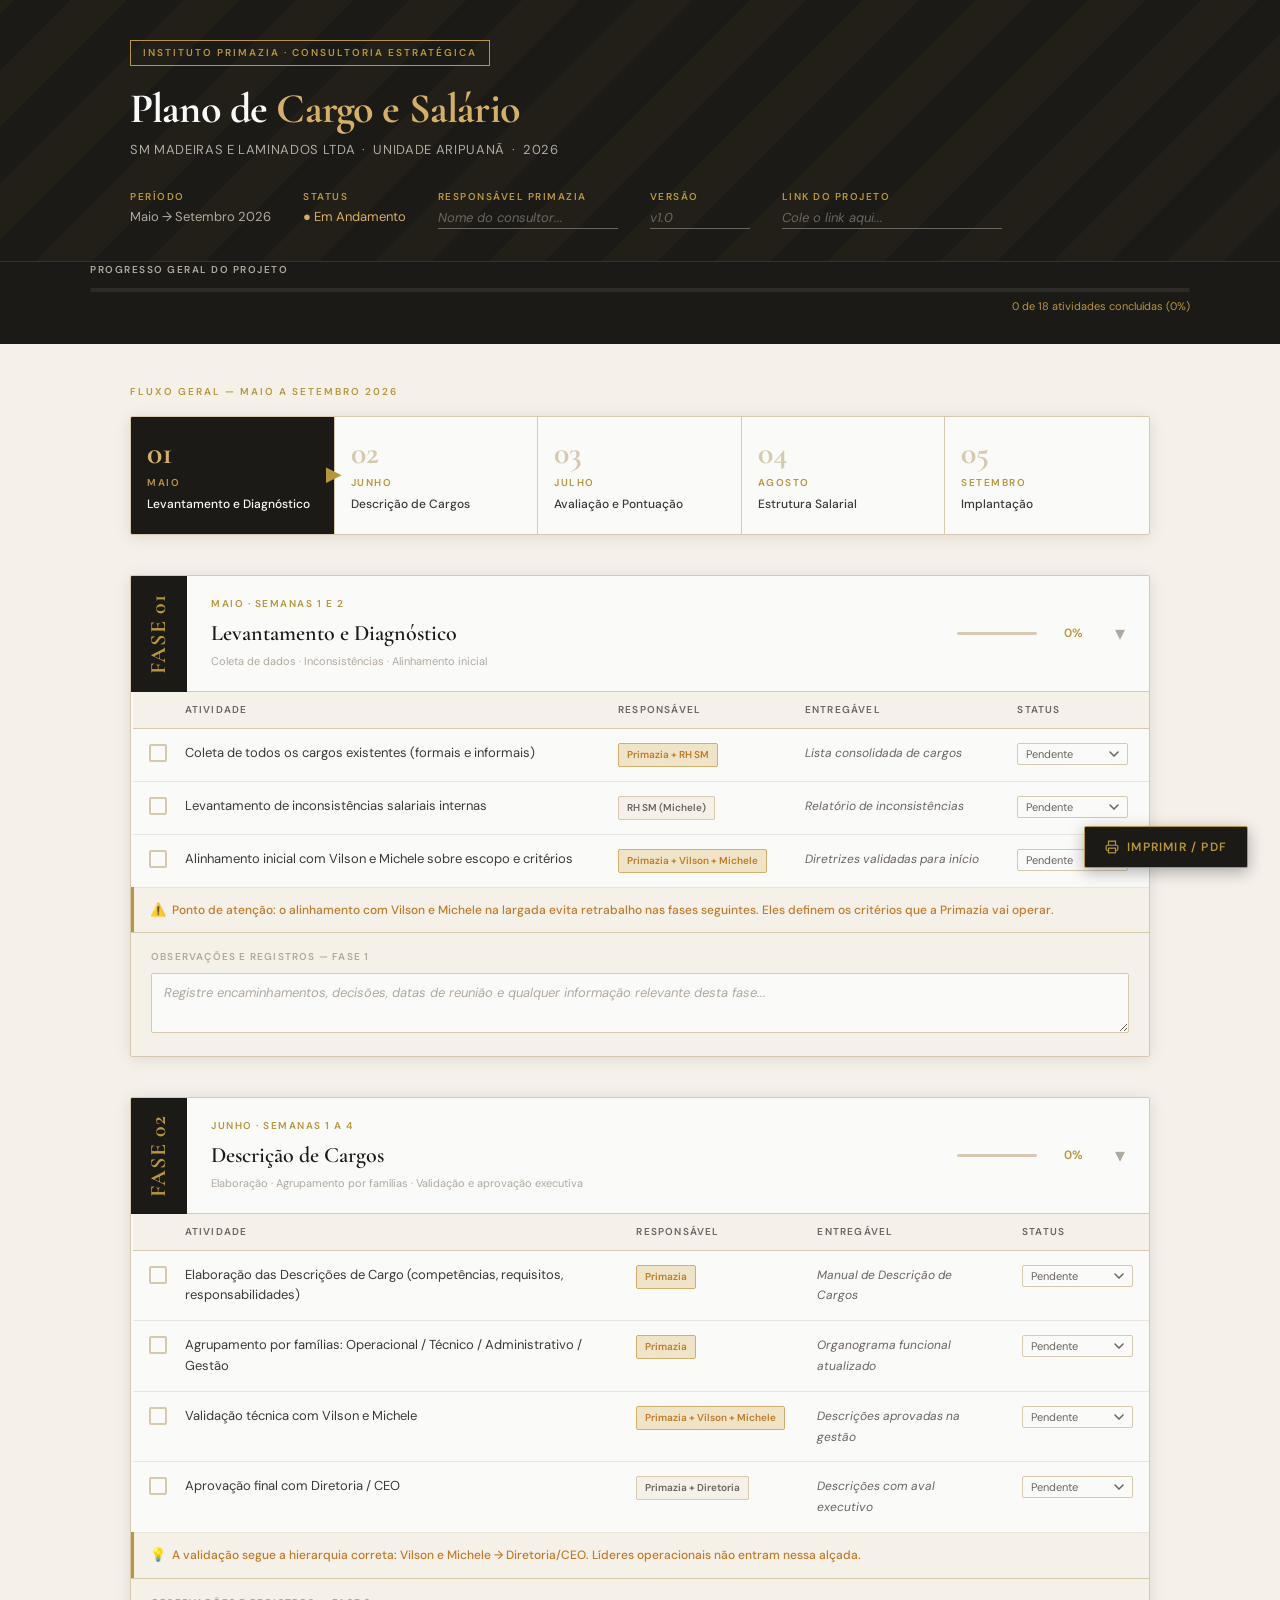
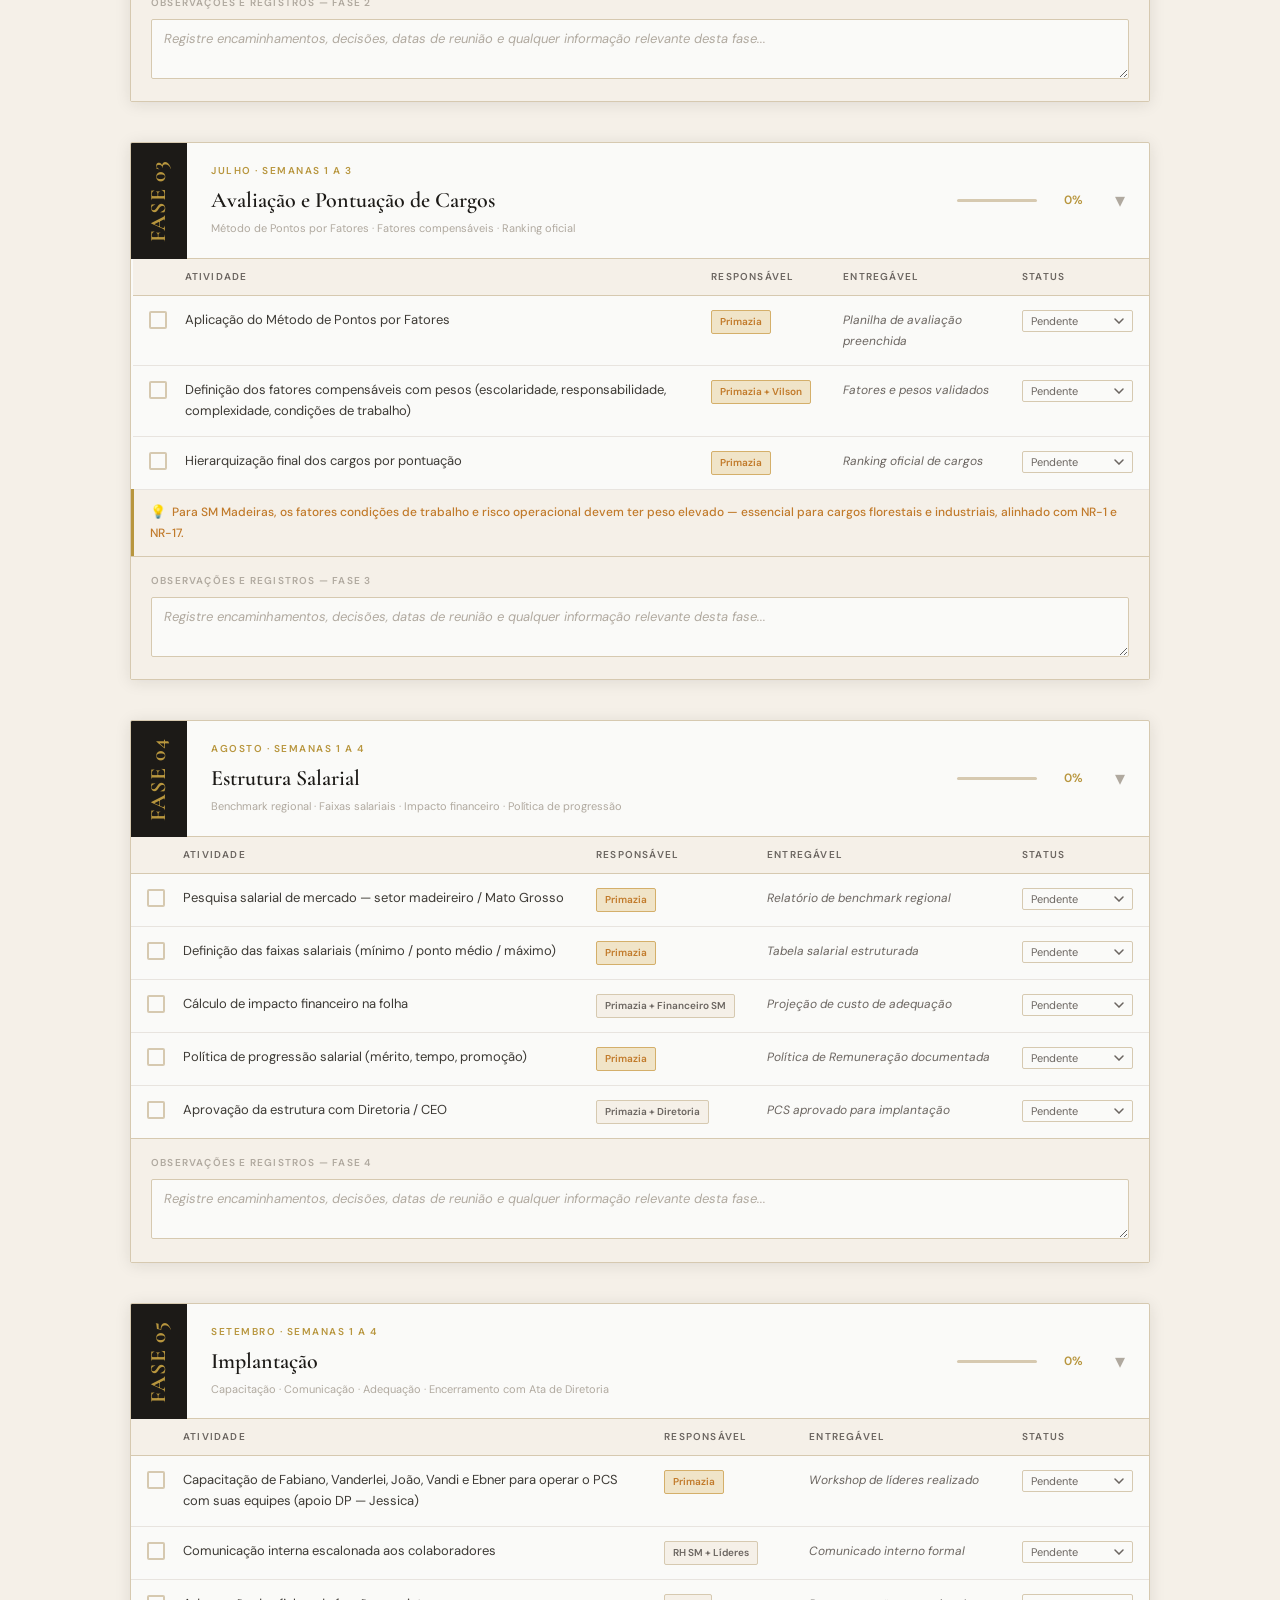
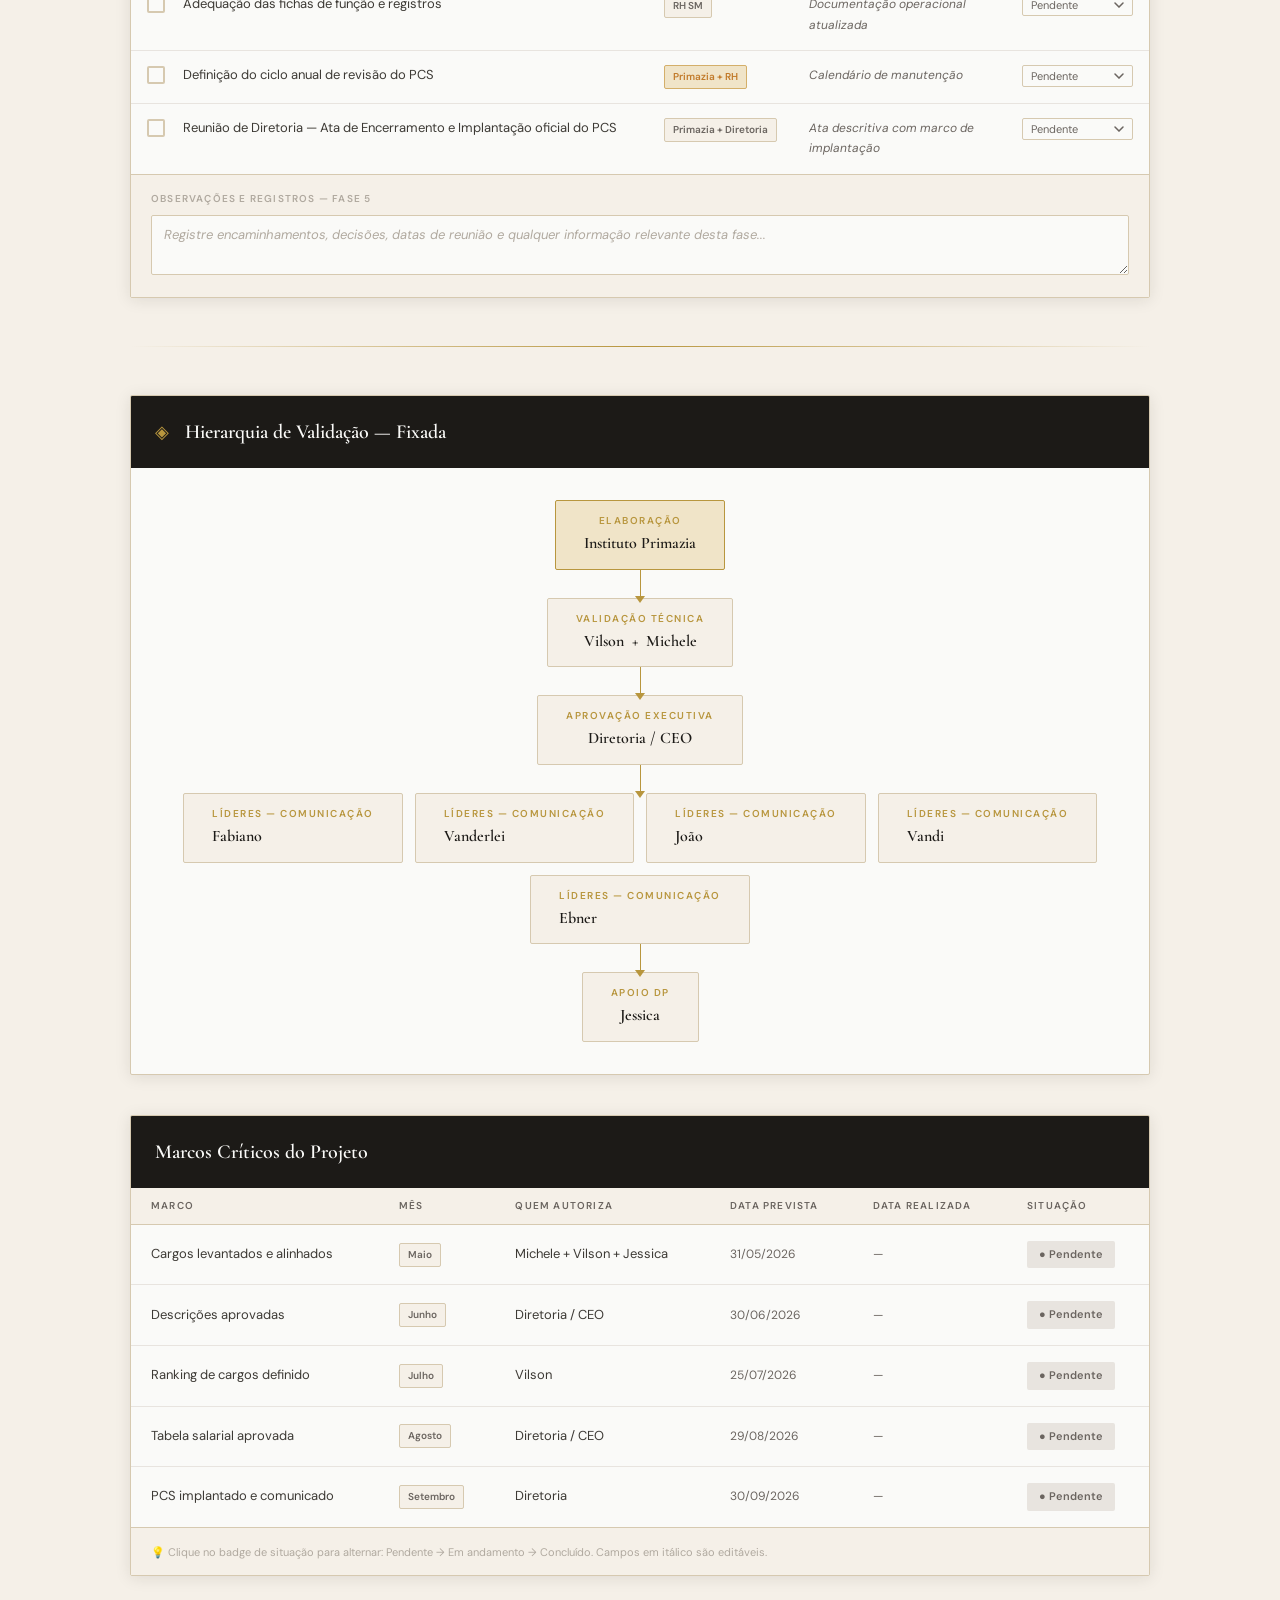
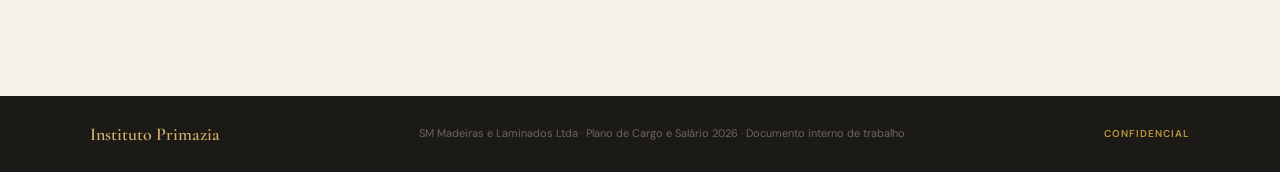
<file: PCS_SM_Madeiras_2026.html>
<!DOCTYPE html>
<html lang="pt-BR">
<head>
<meta charset="UTF-8">
<meta name="viewport" content="width=device-width, initial-scale=1.0">
<title>PCS — SM Madeiras 2026 | Instituto Primazia</title>
<link href="https://fonts.googleapis.com/css2?family=Cormorant+Garamond:wght@400;500;600;700&family=DM+Sans:wght@300;400;500;600&display=swap" rel="stylesheet">
<style>
  :root {
    --gold: #B8963E;
    --gold-light: #D4AF6A;
    --gold-pale: #F0E4C8;
    --beige: #F5F0E8;
    --beige-mid: #EDE5D5;
    --beige-dark: #D6C9B0;
    --gray-900: #1C1A17;
    --gray-700: #3D3A35;
    --gray-500: #6B6560;
    --gray-300: #B0A99F;
    --gray-100: #E8E4DF;
    --white: #FAFAF8;
    --green-ok: #4A7C59;
    --amber: #C17A2A;
    --shadow: 0 2px 16px rgba(28,26,23,0.10);
  }

  * { box-sizing: border-box; margin: 0; padding: 0; }

  body {
    font-family: 'DM Sans', sans-serif;
    background: var(--beige);
    color: var(--gray-700);
    min-height: 100vh;
    font-size: 14px;
    line-height: 1.6;
  }

  /* HEADER */
  .header {
    background: var(--gray-900);
    position: relative;
    overflow: hidden;
  }
  .header::before {
    content: '';
    position: absolute;
    inset: 0;
    background: repeating-linear-gradient(
      -45deg, transparent, transparent 40px,
      rgba(184,150,62,0.04) 40px, rgba(184,150,62,0.04) 80px
    );
  }
  .header-inner {
    max-width: 1100px;
    margin: 0 auto;
    padding: 40px 40px 32px;
    position: relative;
  }
  .header-badge {
    display: inline-block;
    font-size: 10px;
    font-weight: 600;
    letter-spacing: 0.2em;
    text-transform: uppercase;
    color: var(--gold);
    border: 1px solid var(--gold);
    padding: 4px 12px;
    margin-bottom: 20px;
  }
  .header h1 {
    font-family: 'Cormorant Garamond', serif;
    font-size: 42px;
    font-weight: 700;
    color: var(--white);
    letter-spacing: -0.02em;
    line-height: 1.1;
    margin-bottom: 8px;
  }
  .header h1 span { color: var(--gold-light); }
  .header-sub {
    font-size: 13px;
    color: var(--gray-300);
    letter-spacing: 0.05em;
    margin-bottom: 28px;
  }
  .header-meta {
    display: flex;
    gap: 32px;
    flex-wrap: wrap;
  }
  .meta-item { display: flex; flex-direction: column; gap: 2px; }
  .meta-label {
    font-size: 10px;
    font-weight: 600;
    letter-spacing: 0.15em;
    text-transform: uppercase;
    color: var(--gold);
  }
  .meta-value { font-size: 13px; color: var(--gray-300); }
  .meta-input {
    background: transparent;
    border: none;
    border-bottom: 1px solid var(--gray-500);
    color: var(--gray-300);
    font-family: 'DM Sans', sans-serif;
    font-size: 13px;
    outline: none;
    width: 180px;
    padding: 2px 0;
    cursor: text;
  }
  .meta-input:focus { border-bottom-color: var(--gold); color: var(--white); }
  .meta-input::placeholder { color: var(--gray-500); font-style: italic; }

  /* PROGRESS */
  .progress-section {
    background: var(--gray-900);
    border-top: 1px solid rgba(184,150,62,0.2);
    padding: 0 40px 28px;
  }
  .progress-inner { max-width: 1100px; margin: 0 auto; }
  .progress-label {
    font-size: 10px; font-weight: 600;
    letter-spacing: 0.15em; text-transform: uppercase;
    color: var(--gray-300); margin-bottom: 10px;
  }
  .progress-bar-track {
    height: 4px; background: rgba(255,255,255,0.08);
    border-radius: 2px; overflow: hidden;
  }
  .progress-bar-fill {
    height: 100%;
    background: linear-gradient(90deg, var(--gold), var(--gold-light));
    border-radius: 2px; transition: width 0.5s ease;
  }
  .progress-count {
    font-size: 11px; color: var(--gold); margin-top: 6px; text-align: right;
  }

  /* TIMELINE */
  .timeline-section {
    max-width: 1100px; margin: 0 auto; padding: 40px 40px 0;
  }
  .section-eyebrow {
    font-size: 10px; font-weight: 600; letter-spacing: 0.2em;
    text-transform: uppercase; color: var(--gold); margin-bottom: 16px;
  }
  .timeline {
    display: grid; grid-template-columns: repeat(5, 1fr);
    background: var(--white); border: 1px solid var(--beige-dark);
    border-radius: 2px; overflow: hidden; box-shadow: var(--shadow);
  }
  .timeline-phase {
    padding: 20px 16px; border-right: 1px solid var(--beige-dark);
    cursor: pointer; transition: background 0.2s; position: relative;
  }
  .timeline-phase:last-child { border-right: none; }
  .timeline-phase:hover { background: var(--beige); }
  .timeline-phase.active { background: var(--gray-900); }
  .timeline-phase.active .tl-month { color: var(--gold); }
  .timeline-phase.active .tl-title { color: var(--white); }
  .timeline-phase.active .tl-num { color: var(--gold-light); }
  .tl-num {
    font-family: 'Cormorant Garamond', serif;
    font-size: 32px; font-weight: 700; color: var(--beige-dark);
    line-height: 1; margin-bottom: 6px; transition: color 0.2s;
  }
  .tl-month {
    font-size: 10px; font-weight: 600; letter-spacing: 0.15em;
    text-transform: uppercase; color: var(--gold); margin-bottom: 4px;
  }
  .tl-title { font-size: 12px; font-weight: 500; color: var(--gray-700); transition: color 0.2s; }
  .tl-arrow {
    position: absolute; right: -8px; top: 50%; transform: translateY(-50%);
    width: 16px; height: 16px; background: var(--gold);
    clip-path: polygon(0 0, 100% 50%, 0 100%); z-index: 1; display: none;
  }
  .timeline-phase.active .tl-arrow { display: block; }

  /* MAIN */
  .main { max-width: 1100px; margin: 0 auto; padding: 40px 40px 80px; }

  /* PHASE BLOCK */
  .phase-block {
    margin-bottom: 40px; background: var(--white);
    border: 1px solid var(--beige-dark); border-radius: 2px;
    box-shadow: var(--shadow); overflow: hidden; transition: box-shadow 0.2s;
  }
  .phase-block:hover { box-shadow: 0 4px 24px rgba(28,26,23,0.13); }
  .phase-header {
    display: flex; align-items: stretch; cursor: pointer; user-select: none;
  }
  .phase-num-col {
    background: var(--gray-900); width: 56px;
    display: flex; align-items: center; justify-content: center; flex-shrink: 0;
  }
  .phase-num-text {
    font-family: 'Cormorant Garamond', serif; font-size: 22px; font-weight: 700;
    color: var(--gold); writing-mode: vertical-rl; transform: rotate(180deg); letter-spacing: 0.05em;
  }
  .phase-title-col {
    flex: 1; padding: 20px 24px;
    display: flex; align-items: center; justify-content: space-between;
    border-bottom: 1px solid var(--beige-dark);
  }
  .phase-tag {
    font-size: 10px; font-weight: 600; letter-spacing: 0.15em;
    text-transform: uppercase; color: var(--gold); margin-bottom: 4px;
  }
  .phase-name {
    font-family: 'Cormorant Garamond', serif; font-size: 22px;
    font-weight: 600; color: var(--gray-900);
  }
  .phase-period { font-size: 11px; color: var(--gray-300); margin-top: 2px; }
  .phase-toggle { font-size: 20px; color: var(--gray-300); transition: transform 0.3s; margin-left: 16px; }
  .phase-block.collapsed .phase-toggle { transform: rotate(-90deg); }
  .phase-progress-mini { display: flex; align-items: center; gap: 10px; margin-left: 24px; }
  .phase-pct { font-size: 12px; font-weight: 600; color: var(--gold); min-width: 36px; text-align: right; }
  .mini-track { width: 80px; height: 3px; background: var(--beige-dark); border-radius: 2px; overflow: hidden; }
  .mini-fill { height: 100%; background: var(--gold); border-radius: 2px; transition: width 0.4s; }
  .phase-body { display: block; }
  .phase-block.collapsed .phase-body { display: none; }

  /* TABLE */
  .task-table { width: 100%; border-collapse: collapse; }
  .task-table thead tr { background: var(--beige); border-bottom: 1px solid var(--beige-dark); }
  .task-table thead th {
    padding: 10px 16px; font-size: 10px; font-weight: 600;
    letter-spacing: 0.12em; text-transform: uppercase; color: var(--gray-500); text-align: left;
  }
  .task-table tbody tr { border-bottom: 1px solid var(--gray-100); transition: background 0.15s; }
  .task-table tbody tr:last-child { border-bottom: none; }
  .task-table tbody tr:hover { background: var(--beige); }
  .task-table tbody tr.done { opacity: 0.55; }
  .task-table tbody tr.done td { text-decoration: line-through; text-decoration-color: var(--gold); }
  .task-table td { padding: 14px 16px; vertical-align: top; font-size: 13px; color: var(--gray-700); }
  .task-table td:first-child { width: 36px; padding-right: 0; }

  /* CHECKBOX */
  .task-check {
    appearance: none; -webkit-appearance: none;
    width: 18px; height: 18px; border: 2px solid var(--beige-dark);
    border-radius: 2px; cursor: pointer; background: var(--white);
    position: relative; transition: border-color 0.2s, background 0.2s; display: block; margin-top: 1px;
  }
  .task-check:checked { background: var(--gold); border-color: var(--gold); }
  .task-check:checked::after {
    content: ''; position: absolute; left: 4px; top: 1px;
    width: 6px; height: 10px; border: 2px solid white;
    border-top: none; border-left: none; transform: rotate(45deg);
  }

  /* BADGES */
  .resp-badge {
    display: inline-block; font-size: 10px; font-weight: 600;
    padding: 3px 8px; border-radius: 2px; background: var(--beige);
    color: var(--gray-500); border: 1px solid var(--beige-dark); white-space: nowrap;
  }
  .resp-badge.primazia { background: var(--gold-pale); color: var(--amber); border-color: var(--gold-light); }
  .entregavel-text { font-size: 12px; color: var(--gray-500); font-style: italic; }

  /* OBS ROW */
  .obs-row { background: var(--beige) !important; border-left: 3px solid var(--gold) !important; }
  .obs-row td { padding: 12px 16px !important; text-decoration: none !important; }
  .obs-text { font-size: 12px; color: var(--amber); font-weight: 500; }

  /* STATUS SELECT */
  .status-select {
    appearance: none; background: var(--white); border: 1px solid var(--beige-dark);
    border-radius: 2px; padding: 3px 24px 3px 8px; font-family: 'DM Sans', sans-serif;
    font-size: 11px; color: var(--gray-700); cursor: pointer; outline: none;
    background-image: url("data:image/svg+xml,%3Csvg width='10' height='6' viewBox='0 0 10 6' fill='none' xmlns='http://www.w3.org/2000/svg'%3E%3Cpath d='M1 1L5 5L9 1' stroke='%236B6560' stroke-width='1.5' stroke-linecap='round'/%3E%3C/svg%3E");
    background-repeat: no-repeat; background-position: right 8px center; transition: border-color 0.2s;
  }
  .status-select.s-pendente { color: var(--gray-500); }
  .status-select.s-andamento { color: var(--amber); border-color: var(--gold-light); }
  .status-select.s-concluido { color: var(--green-ok); border-color: var(--green-ok); }

  /* NOTES */
  .notes-area { padding: 16px 20px; border-top: 1px solid var(--beige-dark); background: var(--beige); }
  .notes-label { font-size: 10px; font-weight: 600; letter-spacing: 0.12em; text-transform: uppercase; color: var(--gray-300); margin-bottom: 8px; }
  .notes-input {
    width: 100%; min-height: 60px; background: var(--white); border: 1px solid var(--beige-dark);
    border-radius: 2px; padding: 10px 12px; font-family: 'DM Sans', sans-serif;
    font-size: 13px; color: var(--gray-700); resize: vertical; outline: none; transition: border-color 0.2s;
  }
  .notes-input:focus { border-color: var(--gold); }
  .notes-input::placeholder { color: var(--gray-300); font-style: italic; }

  /* HIERARCHY */
  .hier-section {
    margin-bottom: 40px; background: var(--white);
    border: 1px solid var(--beige-dark); border-radius: 2px; box-shadow: var(--shadow); overflow: hidden;
  }
  .hier-header {
    background: var(--gray-900); padding: 20px 24px; display: flex; align-items: center; gap: 16px;
  }
  .hier-title { font-family: 'Cormorant Garamond', serif; font-size: 20px; font-weight: 600; color: var(--white); }
  .hier-body { padding: 32px 40px; display: flex; flex-direction: column; align-items: center; }
  .hier-node { text-align: center; }
  .hier-card {
    display: inline-block; padding: 12px 28px; border: 1px solid var(--beige-dark);
    border-radius: 2px; background: var(--beige);
  }
  .hier-card.top { border-color: var(--gold); background: var(--gold-pale); }
  .hier-role { font-size: 10px; font-weight: 600; letter-spacing: 0.15em; text-transform: uppercase; color: var(--gold); margin-bottom: 2px; }
  .hier-name { font-family: 'Cormorant Garamond', serif; font-size: 16px; font-weight: 600; color: var(--gray-900); }
  .hier-arrow {
    width: 1px; height: 28px; background: var(--gold); margin: 0 auto; position: relative;
  }
  .hier-arrow::after {
    content: ''; position: absolute; bottom: -5px; left: 50%; transform: translateX(-50%);
    width: 0; height: 0; border-left: 5px solid transparent;
    border-right: 5px solid transparent; border-top: 7px solid var(--gold);
  }
  .hier-multi { display: flex; gap: 12px; flex-wrap: wrap; justify-content: center; }

  /* MARCOS */
  .marcos-section {
    margin-bottom: 40px; background: var(--white);
    border: 1px solid var(--beige-dark); border-radius: 2px; box-shadow: var(--shadow); overflow: hidden;
  }
  .marcos-header { background: var(--gray-900); padding: 20px 24px; }
  .marcos-title { font-family: 'Cormorant Garamond', serif; font-size: 20px; font-weight: 600; color: var(--white); }
  .marcos-table { width: 100%; border-collapse: collapse; }
  .marcos-table thead tr { background: var(--beige); border-bottom: 1px solid var(--beige-dark); }
  .marcos-table thead th {
    padding: 10px 20px; font-size: 10px; font-weight: 600;
    letter-spacing: 0.12em; text-transform: uppercase; color: var(--gray-500); text-align: left;
  }
  .marcos-table tbody tr { border-bottom: 1px solid var(--gray-100); transition: background 0.15s; }
  .marcos-table tbody tr:last-child { border-bottom: none; }
  .marcos-table tbody tr:hover { background: var(--beige); }
  .marcos-table td { padding: 16px 20px; font-size: 13px; color: var(--gray-700); vertical-align: middle; }
  .marco-badge {
    display: inline-flex; align-items: center; gap: 6px; padding: 5px 12px;
    border-radius: 2px; font-size: 11px; font-weight: 600; cursor: pointer;
    user-select: none; transition: all 0.2s;
  }
  .marco-badge.pendente { background: var(--gray-100); color: var(--gray-500); }
  .marco-badge.andamento { background: #FEF3CD; color: var(--amber); }
  .marco-badge.concluido { background: #E8F4EC; color: var(--green-ok); }

  /* DIVIDER */
  .divider {
    height: 1px;
    background: linear-gradient(90deg, transparent, var(--gold), transparent);
    margin: 48px 0;
  }

  /* FOOTER */
  .footer { background: var(--gray-900); padding: 24px 40px; }
  .footer-inner {
    max-width: 1100px; margin: 0 auto;
    display: flex; align-items: center; justify-content: space-between; flex-wrap: wrap; gap: 12px;
  }
  .footer-logo { font-family: 'Cormorant Garamond', serif; font-size: 18px; color: var(--gold-light); font-weight: 600; }
  .footer-copy { font-size: 11px; color: var(--gray-500); }

  /* PRINT BTN */
  .print-btn {
    position: fixed; bottom: 32px; right: 32px; background: var(--gray-900);
    color: var(--gold); border: 1px solid var(--gold); padding: 12px 20px;
    font-family: 'DM Sans', sans-serif; font-size: 12px; font-weight: 600;
    letter-spacing: 0.1em; text-transform: uppercase; cursor: pointer;
    display: flex; align-items: center; gap: 8px; transition: background 0.2s;
    border-radius: 2px; box-shadow: 0 4px 16px rgba(0,0,0,0.3);
  }
  .print-btn:hover { background: var(--gold); color: var(--gray-900); }

  /* SAVE */
  .save-indicator {
    position: fixed; top: 16px; right: 16px; background: var(--gray-900);
    color: var(--gold); font-size: 11px; font-weight: 500; padding: 6px 14px;
    border-radius: 2px; opacity: 0; transition: opacity 0.3s; pointer-events: none;
    border: 1px solid var(--gold);
  }
  .save-indicator.show { opacity: 1; }

  [contenteditable] { outline: none; border-bottom: 1px dashed transparent; transition: border-color 0.2s; cursor: text; }
  [contenteditable]:hover { border-bottom-color: var(--gold-light); }
  [contenteditable]:focus { border-bottom-color: var(--gold); }

  @media print {
    .print-btn, .save-indicator { display: none !important; }
    .phase-block.collapsed .phase-body { display: block !important; }
    body { background: white; }
  }
</style>
</head>
<body>

<div class="save-indicator" id="saveIndicator">✓ Salvo automaticamente</div>

<!-- HEADER -->
<div class="header">
  <div class="header-inner">
    <div class="header-badge">Instituto Primazia · Consultoria Estratégica</div>
    <h1>Plano de <span>Cargo e Salário</span></h1>
    <div class="header-sub">SM MADEIRAS E LAMINADOS LTDA &nbsp;·&nbsp; UNIDADE ARIPUANÃ &nbsp;·&nbsp; 2026</div>
    <div class="header-meta">
      <div class="meta-item">
        <span class="meta-label">Período</span>
        <span class="meta-value">Maio → Setembro 2026</span>
      </div>
      <div class="meta-item">
        <span class="meta-label">Status</span>
        <span class="meta-value" style="color:var(--gold-light)">● Em Andamento</span>
      </div>
      <div class="meta-item">
        <span class="meta-label">Responsável Primazia</span>
        <input class="meta-input" id="resp-primazia" placeholder="Nome do consultor..." />
      </div>
      <div class="meta-item">
        <span class="meta-label">Versão</span>
        <input class="meta-input" id="doc-versao" placeholder="v1.0" style="width:100px" />
      </div>
      <div class="meta-item">
        <span class="meta-label">Link do Projeto</span>
        <input class="meta-input" id="doc-link" placeholder="Cole o link aqui..." style="width:220px" />
      </div>
    </div>
  </div>
</div>

<!-- PROGRESS -->
<div class="progress-section">
  <div class="progress-inner">
    <div class="progress-label">Progresso Geral do Projeto</div>
    <div class="progress-bar-track">
      <div class="progress-bar-fill" id="globalProgress" style="width:0%"></div>
    </div>
    <div class="progress-count" id="globalCount">0 de 18 atividades concluídas</div>
  </div>
</div>

<!-- TIMELINE -->
<div class="timeline-section">
  <div class="section-eyebrow">Fluxo Geral — Maio a Setembro 2026</div>
  <div class="timeline">
    <div class="timeline-phase active" onclick="scrollToPhase(1)">
      <div class="tl-num">01</div>
      <div class="tl-month">Maio</div>
      <div class="tl-title">Levantamento e Diagnóstico</div>
      <div class="tl-arrow"></div>
    </div>
    <div class="timeline-phase" onclick="scrollToPhase(2)">
      <div class="tl-num">02</div>
      <div class="tl-month">Junho</div>
      <div class="tl-title">Descrição de Cargos</div>
      <div class="tl-arrow"></div>
    </div>
    <div class="timeline-phase" onclick="scrollToPhase(3)">
      <div class="tl-num">03</div>
      <div class="tl-month">Julho</div>
      <div class="tl-title">Avaliação e Pontuação</div>
      <div class="tl-arrow"></div>
    </div>
    <div class="timeline-phase" onclick="scrollToPhase(4)">
      <div class="tl-num">04</div>
      <div class="tl-month">Agosto</div>
      <div class="tl-title">Estrutura Salarial</div>
      <div class="tl-arrow"></div>
    </div>
    <div class="timeline-phase" onclick="scrollToPhase(5)">
      <div class="tl-num">05</div>
      <div class="tl-month">Setembro</div>
      <div class="tl-title">Implantação</div>
    </div>
  </div>
</div>

<!-- MAIN -->
<div class="main">

  <!-- FASE 1 -->
  <div class="phase-block" id="phase-1">
    <div class="phase-header" onclick="togglePhase(1)">
      <div class="phase-num-col"><span class="phase-num-text">FASE 01</span></div>
      <div class="phase-title-col">
        <div>
          <div class="phase-tag">Maio · Semanas 1 e 2</div>
          <div class="phase-name">Levantamento e Diagnóstico</div>
          <div class="phase-period">Coleta de dados · Inconsistências · Alinhamento inicial</div>
        </div>
        <div style="display:flex;align-items:center;gap:16px">
          <div class="phase-progress-mini">
            <div class="mini-track"><div class="mini-fill" id="p1-fill" style="width:0%"></div></div>
            <span class="phase-pct" id="p1-pct">0%</span>
          </div>
          <span class="phase-toggle">▾</span>
        </div>
      </div>
    </div>
    <div class="phase-body">
      <table class="task-table">
        <thead><tr><th></th><th>Atividade</th><th>Responsável</th><th>Entregável</th><th>Status</th></tr></thead>
        <tbody>
          <tr>
            <td><input type="checkbox" class="task-check" data-phase="1" onchange="handleCheck(this)"></td>
            <td contenteditable>Coleta de todos os cargos existentes (formais e informais)</td>
            <td><span class="resp-badge primazia">Primazia + RH SM</span></td>
            <td><span class="entregavel-text" contenteditable>Lista consolidada de cargos</span></td>
            <td><select class="status-select s-pendente" onchange="updateStatusStyle(this)"><option value="pendente">Pendente</option><option value="andamento">Em andamento</option><option value="concluido">Concluído</option></select></td>
          </tr>
          <tr>
            <td><input type="checkbox" class="task-check" data-phase="1" onchange="handleCheck(this)"></td>
            <td contenteditable>Levantamento de inconsistências salariais internas</td>
            <td><span class="resp-badge">RH SM (Michele)</span></td>
            <td><span class="entregavel-text" contenteditable>Relatório de inconsistências</span></td>
            <td><select class="status-select s-pendente" onchange="updateStatusStyle(this)"><option value="pendente">Pendente</option><option value="andamento">Em andamento</option><option value="concluido">Concluído</option></select></td>
          </tr>
          <tr>
            <td><input type="checkbox" class="task-check" data-phase="1" onchange="handleCheck(this)"></td>
            <td contenteditable>Alinhamento inicial com Vilson e Michele sobre escopo e critérios</td>
            <td><span class="resp-badge primazia">Primazia + Vilson + Michele</span></td>
            <td><span class="entregavel-text" contenteditable>Diretrizes validadas para início</span></td>
            <td><select class="status-select s-pendente" onchange="updateStatusStyle(this)"><option value="pendente">Pendente</option><option value="andamento">Em andamento</option><option value="concluido">Concluído</option></select></td>
          </tr>
          <tr class="obs-row">
            <td colspan="5"><span style="margin-right:6px">⚠️</span><span class="obs-text" contenteditable>Ponto de atenção: o alinhamento com Vilson e Michele na largada evita retrabalho nas fases seguintes. Eles definem os critérios que a Primazia vai operar.</span></td>
          </tr>
        </tbody>
      </table>
      <div class="notes-area">
        <div class="notes-label">Observações e Registros — Fase 1</div>
        <textarea class="notes-input" data-key="notes1" placeholder="Registre encaminhamentos, decisões, datas de reunião e qualquer informação relevante desta fase..."></textarea>
      </div>
    </div>
  </div>

  <!-- FASE 2 -->
  <div class="phase-block" id="phase-2">
    <div class="phase-header" onclick="togglePhase(2)">
      <div class="phase-num-col"><span class="phase-num-text">FASE 02</span></div>
      <div class="phase-title-col">
        <div>
          <div class="phase-tag">Junho · Semanas 1 a 4</div>
          <div class="phase-name">Descrição de Cargos</div>
          <div class="phase-period">Elaboração · Agrupamento por famílias · Validação e aprovação executiva</div>
        </div>
        <div style="display:flex;align-items:center;gap:16px">
          <div class="phase-progress-mini">
            <div class="mini-track"><div class="mini-fill" id="p2-fill" style="width:0%"></div></div>
            <span class="phase-pct" id="p2-pct">0%</span>
          </div>
          <span class="phase-toggle">▾</span>
        </div>
      </div>
    </div>
    <div class="phase-body">
      <table class="task-table">
        <thead><tr><th></th><th>Atividade</th><th>Responsável</th><th>Entregável</th><th>Status</th></tr></thead>
        <tbody>
          <tr>
            <td><input type="checkbox" class="task-check" data-phase="2" onchange="handleCheck(this)"></td>
            <td contenteditable>Elaboração das Descrições de Cargo (competências, requisitos, responsabilidades)</td>
            <td><span class="resp-badge primazia">Primazia</span></td>
            <td><span class="entregavel-text" contenteditable>Manual de Descrição de Cargos</span></td>
            <td><select class="status-select s-pendente" onchange="updateStatusStyle(this)"><option value="pendente">Pendente</option><option value="andamento">Em andamento</option><option value="concluido">Concluído</option></select></td>
          </tr>
          <tr>
            <td><input type="checkbox" class="task-check" data-phase="2" onchange="handleCheck(this)"></td>
            <td contenteditable>Agrupamento por famílias: Operacional / Técnico / Administrativo / Gestão</td>
            <td><span class="resp-badge primazia">Primazia</span></td>
            <td><span class="entregavel-text" contenteditable>Organograma funcional atualizado</span></td>
            <td><select class="status-select s-pendente" onchange="updateStatusStyle(this)"><option value="pendente">Pendente</option><option value="andamento">Em andamento</option><option value="concluido">Concluído</option></select></td>
          </tr>
          <tr>
            <td><input type="checkbox" class="task-check" data-phase="2" onchange="handleCheck(this)"></td>
            <td contenteditable>Validação técnica com Vilson e Michele</td>
            <td><span class="resp-badge primazia">Primazia + Vilson + Michele</span></td>
            <td><span class="entregavel-text" contenteditable>Descrições aprovadas na gestão</span></td>
            <td><select class="status-select s-pendente" onchange="updateStatusStyle(this)"><option value="pendente">Pendente</option><option value="andamento">Em andamento</option><option value="concluido">Concluído</option></select></td>
          </tr>
          <tr>
            <td><input type="checkbox" class="task-check" data-phase="2" onchange="handleCheck(this)"></td>
            <td contenteditable>Aprovação final com Diretoria / CEO</td>
            <td><span class="resp-badge">Primazia + Diretoria</span></td>
            <td><span class="entregavel-text" contenteditable>Descrições com aval executivo</span></td>
            <td><select class="status-select s-pendente" onchange="updateStatusStyle(this)"><option value="pendente">Pendente</option><option value="andamento">Em andamento</option><option value="concluido">Concluído</option></select></td>
          </tr>
          <tr class="obs-row">
            <td colspan="5"><span style="margin-right:6px">💡</span><span class="obs-text" contenteditable>A validação segue a hierarquia correta: Vilson e Michele → Diretoria/CEO. Líderes operacionais não entram nessa alçada.</span></td>
          </tr>
        </tbody>
      </table>
      <div class="notes-area">
        <div class="notes-label">Observações e Registros — Fase 2</div>
        <textarea class="notes-input" data-key="notes2" placeholder="Registre encaminhamentos, decisões, datas de reunião e qualquer informação relevante desta fase..."></textarea>
      </div>
    </div>
  </div>

  <!-- FASE 3 -->
  <div class="phase-block" id="phase-3">
    <div class="phase-header" onclick="togglePhase(3)">
      <div class="phase-num-col"><span class="phase-num-text">FASE 03</span></div>
      <div class="phase-title-col">
        <div>
          <div class="phase-tag">Julho · Semanas 1 a 3</div>
          <div class="phase-name">Avaliação e Pontuação de Cargos</div>
          <div class="phase-period">Método de Pontos por Fatores · Fatores compensáveis · Ranking oficial</div>
        </div>
        <div style="display:flex;align-items:center;gap:16px">
          <div class="phase-progress-mini">
            <div class="mini-track"><div class="mini-fill" id="p3-fill" style="width:0%"></div></div>
            <span class="phase-pct" id="p3-pct">0%</span>
          </div>
          <span class="phase-toggle">▾</span>
        </div>
      </div>
    </div>
    <div class="phase-body">
      <table class="task-table">
        <thead><tr><th></th><th>Atividade</th><th>Responsável</th><th>Entregável</th><th>Status</th></tr></thead>
        <tbody>
          <tr>
            <td><input type="checkbox" class="task-check" data-phase="3" onchange="handleCheck(this)"></td>
            <td contenteditable>Aplicação do Método de Pontos por Fatores</td>
            <td><span class="resp-badge primazia">Primazia</span></td>
            <td><span class="entregavel-text" contenteditable>Planilha de avaliação preenchida</span></td>
            <td><select class="status-select s-pendente" onchange="updateStatusStyle(this)"><option value="pendente">Pendente</option><option value="andamento">Em andamento</option><option value="concluido">Concluído</option></select></td>
          </tr>
          <tr>
            <td><input type="checkbox" class="task-check" data-phase="3" onchange="handleCheck(this)"></td>
            <td contenteditable>Definição dos fatores compensáveis com pesos (escolaridade, responsabilidade, complexidade, condições de trabalho)</td>
            <td><span class="resp-badge primazia">Primazia + Vilson</span></td>
            <td><span class="entregavel-text" contenteditable>Fatores e pesos validados</span></td>
            <td><select class="status-select s-pendente" onchange="updateStatusStyle(this)"><option value="pendente">Pendente</option><option value="andamento">Em andamento</option><option value="concluido">Concluído</option></select></td>
          </tr>
          <tr>
            <td><input type="checkbox" class="task-check" data-phase="3" onchange="handleCheck(this)"></td>
            <td contenteditable>Hierarquização final dos cargos por pontuação</td>
            <td><span class="resp-badge primazia">Primazia</span></td>
            <td><span class="entregavel-text" contenteditable>Ranking oficial de cargos</span></td>
            <td><select class="status-select s-pendente" onchange="updateStatusStyle(this)"><option value="pendente">Pendente</option><option value="andamento">Em andamento</option><option value="concluido">Concluído</option></select></td>
          </tr>
          <tr class="obs-row">
            <td colspan="5"><span style="margin-right:6px">💡</span><span class="obs-text" contenteditable>Para SM Madeiras, os fatores condições de trabalho e risco operacional devem ter peso elevado — essencial para cargos florestais e industriais, alinhado com NR-1 e NR-17.</span></td>
          </tr>
        </tbody>
      </table>
      <div class="notes-area">
        <div class="notes-label">Observações e Registros — Fase 3</div>
        <textarea class="notes-input" data-key="notes3" placeholder="Registre encaminhamentos, decisões, datas de reunião e qualquer informação relevante desta fase..."></textarea>
      </div>
    </div>
  </div>

  <!-- FASE 4 -->
  <div class="phase-block" id="phase-4">
    <div class="phase-header" onclick="togglePhase(4)">
      <div class="phase-num-col"><span class="phase-num-text">FASE 04</span></div>
      <div class="phase-title-col">
        <div>
          <div class="phase-tag">Agosto · Semanas 1 a 4</div>
          <div class="phase-name">Estrutura Salarial</div>
          <div class="phase-period">Benchmark regional · Faixas salariais · Impacto financeiro · Política de progressão</div>
        </div>
        <div style="display:flex;align-items:center;gap:16px">
          <div class="phase-progress-mini">
            <div class="mini-track"><div class="mini-fill" id="p4-fill" style="width:0%"></div></div>
            <span class="phase-pct" id="p4-pct">0%</span>
          </div>
          <span class="phase-toggle">▾</span>
        </div>
      </div>
    </div>
    <div class="phase-body">
      <table class="task-table">
        <thead><tr><th></th><th>Atividade</th><th>Responsável</th><th>Entregável</th><th>Status</th></tr></thead>
        <tbody>
          <tr>
            <td><input type="checkbox" class="task-check" data-phase="4" onchange="handleCheck(this)"></td>
            <td contenteditable>Pesquisa salarial de mercado — setor madeireiro / Mato Grosso</td>
            <td><span class="resp-badge primazia">Primazia</span></td>
            <td><span class="entregavel-text" contenteditable>Relatório de benchmark regional</span></td>
            <td><select class="status-select s-pendente" onchange="updateStatusStyle(this)"><option value="pendente">Pendente</option><option value="andamento">Em andamento</option><option value="concluido">Concluído</option></select></td>
          </tr>
          <tr>
            <td><input type="checkbox" class="task-check" data-phase="4" onchange="handleCheck(this)"></td>
            <td contenteditable>Definição das faixas salariais (mínimo / ponto médio / máximo)</td>
            <td><span class="resp-badge primazia">Primazia</span></td>
            <td><span class="entregavel-text" contenteditable>Tabela salarial estruturada</span></td>
            <td><select class="status-select s-pendente" onchange="updateStatusStyle(this)"><option value="pendente">Pendente</option><option value="andamento">Em andamento</option><option value="concluido">Concluído</option></select></td>
          </tr>
          <tr>
            <td><input type="checkbox" class="task-check" data-phase="4" onchange="handleCheck(this)"></td>
            <td contenteditable>Cálculo de impacto financeiro na folha</td>
            <td><span class="resp-badge">Primazia + Financeiro SM</span></td>
            <td><span class="entregavel-text" contenteditable>Projeção de custo de adequação</span></td>
            <td><select class="status-select s-pendente" onchange="updateStatusStyle(this)"><option value="pendente">Pendente</option><option value="andamento">Em andamento</option><option value="concluido">Concluído</option></select></td>
          </tr>
          <tr>
            <td><input type="checkbox" class="task-check" data-phase="4" onchange="handleCheck(this)"></td>
            <td contenteditable>Política de progressão salarial (mérito, tempo, promoção)</td>
            <td><span class="resp-badge primazia">Primazia</span></td>
            <td><span class="entregavel-text" contenteditable>Política de Remuneração documentada</span></td>
            <td><select class="status-select s-pendente" onchange="updateStatusStyle(this)"><option value="pendente">Pendente</option><option value="andamento">Em andamento</option><option value="concluido">Concluído</option></select></td>
          </tr>
          <tr>
            <td><input type="checkbox" class="task-check" data-phase="4" onchange="handleCheck(this)"></td>
            <td contenteditable>Aprovação da estrutura com Diretoria / CEO</td>
            <td><span class="resp-badge">Primazia + Diretoria</span></td>
            <td><span class="entregavel-text" contenteditable>PCS aprovado para implantação</span></td>
            <td><select class="status-select s-pendente" onchange="updateStatusStyle(this)"><option value="pendente">Pendente</option><option value="andamento">Em andamento</option><option value="concluido">Concluído</option></select></td>
          </tr>
        </tbody>
      </table>
      <div class="notes-area">
        <div class="notes-label">Observações e Registros — Fase 4</div>
        <textarea class="notes-input" data-key="notes4" placeholder="Registre encaminhamentos, decisões, datas de reunião e qualquer informação relevante desta fase..."></textarea>
      </div>
    </div>
  </div>

  <!-- FASE 5 -->
  <div class="phase-block" id="phase-5">
    <div class="phase-header" onclick="togglePhase(5)">
      <div class="phase-num-col"><span class="phase-num-text">FASE 05</span></div>
      <div class="phase-title-col">
        <div>
          <div class="phase-tag">Setembro · Semanas 1 a 4</div>
          <div class="phase-name">Implantação</div>
          <div class="phase-period">Capacitação · Comunicação · Adequação · Encerramento com Ata de Diretoria</div>
        </div>
        <div style="display:flex;align-items:center;gap:16px">
          <div class="phase-progress-mini">
            <div class="mini-track"><div class="mini-fill" id="p5-fill" style="width:0%"></div></div>
            <span class="phase-pct" id="p5-pct">0%</span>
          </div>
          <span class="phase-toggle">▾</span>
        </div>
      </div>
    </div>
    <div class="phase-body">
      <table class="task-table">
        <thead><tr><th></th><th>Atividade</th><th>Responsável</th><th>Entregável</th><th>Status</th></tr></thead>
        <tbody>
          <tr>
            <td><input type="checkbox" class="task-check" data-phase="5" onchange="handleCheck(this)"></td>
            <td contenteditable>Capacitação de Fabiano, Vanderlei, João, Vandi e Ebner para operar o PCS com suas equipes (apoio DP — Jessica)</td>
            <td><span class="resp-badge primazia">Primazia</span></td>
            <td><span class="entregavel-text" contenteditable>Workshop de líderes realizado</span></td>
            <td><select class="status-select s-pendente" onchange="updateStatusStyle(this)"><option value="pendente">Pendente</option><option value="andamento">Em andamento</option><option value="concluido">Concluído</option></select></td>
          </tr>
          <tr>
            <td><input type="checkbox" class="task-check" data-phase="5" onchange="handleCheck(this)"></td>
            <td contenteditable>Comunicação interna escalonada aos colaboradores</td>
            <td><span class="resp-badge">RH SM + Líderes</span></td>
            <td><span class="entregavel-text" contenteditable>Comunicado interno formal</span></td>
            <td><select class="status-select s-pendente" onchange="updateStatusStyle(this)"><option value="pendente">Pendente</option><option value="andamento">Em andamento</option><option value="concluido">Concluído</option></select></td>
          </tr>
          <tr>
            <td><input type="checkbox" class="task-check" data-phase="5" onchange="handleCheck(this)"></td>
            <td contenteditable>Adequação das fichas de função e registros</td>
            <td><span class="resp-badge">RH SM</span></td>
            <td><span class="entregavel-text" contenteditable>Documentação operacional atualizada</span></td>
            <td><select class="status-select s-pendente" onchange="updateStatusStyle(this)"><option value="pendente">Pendente</option><option value="andamento">Em andamento</option><option value="concluido">Concluído</option></select></td>
          </tr>
          <tr>
            <td><input type="checkbox" class="task-check" data-phase="5" onchange="handleCheck(this)"></td>
            <td contenteditable>Definição do ciclo anual de revisão do PCS</td>
            <td><span class="resp-badge primazia">Primazia + RH</span></td>
            <td><span class="entregavel-text" contenteditable>Calendário de manutenção</span></td>
            <td><select class="status-select s-pendente" onchange="updateStatusStyle(this)"><option value="pendente">Pendente</option><option value="andamento">Em andamento</option><option value="concluido">Concluído</option></select></td>
          </tr>
          <tr>
            <td><input type="checkbox" class="task-check" data-phase="5" onchange="handleCheck(this)"></td>
            <td contenteditable>Reunião de Diretoria — Ata de Encerramento e Implantação oficial do PCS</td>
            <td><span class="resp-badge">Primazia + Diretoria</span></td>
            <td><span class="entregavel-text" contenteditable>Ata descritiva com marco de implantação</span></td>
            <td><select class="status-select s-pendente" onchange="updateStatusStyle(this)"><option value="pendente">Pendente</option><option value="andamento">Em andamento</option><option value="concluido">Concluído</option></select></td>
          </tr>
        </tbody>
      </table>
      <div class="notes-area">
        <div class="notes-label">Observações e Registros — Fase 5</div>
        <textarea class="notes-input" data-key="notes5" placeholder="Registre encaminhamentos, decisões, datas de reunião e qualquer informação relevante desta fase..."></textarea>
      </div>
    </div>
  </div>

  <div class="divider"></div>

  <!-- HIERARQUIA -->
  <div class="hier-section">
    <div class="hier-header">
      <span style="font-size:18px;color:var(--gold)">◈</span>
      <span class="hier-title">Hierarquia de Validação — Fixada</span>
    </div>
    <div class="hier-body">
      <div class="hier-node">
        <div class="hier-card top">
          <div class="hier-role">Elaboração</div>
          <div class="hier-name">Instituto Primazia</div>
        </div>
      </div>
      <div class="hier-arrow"></div>
      <div class="hier-node">
        <div class="hier-card">
          <div class="hier-role">Validação Técnica</div>
          <div class="hier-name">Vilson &nbsp;+&nbsp; Michele</div>
        </div>
      </div>
      <div class="hier-arrow"></div>
      <div class="hier-node">
        <div class="hier-card">
          <div class="hier-role">Aprovação Executiva</div>
          <div class="hier-name">Diretoria / CEO</div>
        </div>
      </div>
      <div class="hier-arrow"></div>
      <div class="hier-multi">
        <div class="hier-card"><div class="hier-role">Líderes — Comunicação</div><div class="hier-name">Fabiano</div></div>
        <div class="hier-card"><div class="hier-role">Líderes — Comunicação</div><div class="hier-name">Vanderlei</div></div>
        <div class="hier-card"><div class="hier-role">Líderes — Comunicação</div><div class="hier-name">João</div></div>
        <div class="hier-card"><div class="hier-role">Líderes — Comunicação</div><div class="hier-name">Vandi</div></div>
        <div class="hier-card"><div class="hier-role">Líderes — Comunicação</div><div class="hier-name">Ebner</div></div>
      </div>
      <div class="hier-arrow"></div>
      <div class="hier-node">
        <div class="hier-card">
          <div class="hier-role">Apoio DP</div>
          <div class="hier-name">Jessica</div>
        </div>
      </div>
    </div>
  </div>

  <!-- MARCOS -->
  <div class="marcos-section">
    <div class="marcos-header">
      <div class="marcos-title">Marcos Críticos do Projeto</div>
    </div>
    <table class="marcos-table">
      <thead>
        <tr>
          <th>Marco</th><th>Mês</th><th>Quem Autoriza</th>
          <th>Data Prevista</th><th>Data Realizada</th><th>Situação</th>
        </tr>
      </thead>
      <tbody>
        <tr>
          <td contenteditable>Cargos levantados e alinhados</td>
          <td><span class="resp-badge">Maio</span></td>
          <td contenteditable>Michele + Vilson + Jessica</td>
          <td contenteditable style="font-size:12px;color:var(--gray-500)">31/05/2026</td>
          <td contenteditable style="font-size:12px;color:var(--gray-500)">—</td>
          <td><span class="marco-badge pendente" id="m1">● Pendente</span></td>
        </tr>
        <tr>
          <td contenteditable>Descrições aprovadas</td>
          <td><span class="resp-badge">Junho</span></td>
          <td contenteditable>Diretoria / CEO</td>
          <td contenteditable style="font-size:12px;color:var(--gray-500)">30/06/2026</td>
          <td contenteditable style="font-size:12px;color:var(--gray-500)">—</td>
          <td><span class="marco-badge pendente" id="m2">● Pendente</span></td>
        </tr>
        <tr>
          <td contenteditable>Ranking de cargos definido</td>
          <td><span class="resp-badge">Julho</span></td>
          <td contenteditable>Vilson</td>
          <td contenteditable style="font-size:12px;color:var(--gray-500)">25/07/2026</td>
          <td contenteditable style="font-size:12px;color:var(--gray-500)">—</td>
          <td><span class="marco-badge pendente" id="m3">● Pendente</span></td>
        </tr>
        <tr>
          <td contenteditable>Tabela salarial aprovada</td>
          <td><span class="resp-badge">Agosto</span></td>
          <td contenteditable>Diretoria / CEO</td>
          <td contenteditable style="font-size:12px;color:var(--gray-500)">29/08/2026</td>
          <td contenteditable style="font-size:12px;color:var(--gray-500)">—</td>
          <td><span class="marco-badge pendente" id="m4">● Pendente</span></td>
        </tr>
        <tr>
          <td contenteditable>PCS implantado e comunicado</td>
          <td><span class="resp-badge">Setembro</span></td>
          <td contenteditable>Diretoria</td>
          <td contenteditable style="font-size:12px;color:var(--gray-500)">30/09/2026</td>
          <td contenteditable style="font-size:12px;color:var(--gray-500)">—</td>
          <td><span class="marco-badge pendente" id="m5">● Pendente</span></td>
        </tr>
      </tbody>
    </table>
    <div style="padding:12px 20px;background:var(--beige);border-top:1px solid var(--beige-dark)">
      <span style="font-size:11px;color:var(--gray-300)">💡 Clique no badge de situação para alternar: Pendente → Em andamento → Concluído. Campos em itálico são editáveis.</span>
    </div>
  </div>

</div>

<!-- FOOTER -->
<div class="footer">
  <div class="footer-inner">
    <div class="footer-logo">Instituto Primazia</div>
    <div class="footer-copy">SM Madeiras e Laminados Ltda · Plano de Cargo e Salário 2026 · Documento interno de trabalho</div>
    <div style="font-size:10px;color:var(--gold);letter-spacing:0.1em;font-weight:600">CONFIDENCIAL</div>
  </div>
</div>

<button class="print-btn" onclick="window.print()">
  <svg width="14" height="14" viewBox="0 0 24 24" fill="none" stroke="currentColor" stroke-width="2"><polyline points="6 9 6 2 18 2 18 9"/><path d="M6 18H4a2 2 0 0 1-2-2v-5a2 2 0 0 1 2-2h16a2 2 0 0 1 2 2v5a2 2 0 0 1-2 2h-2"/><rect x="6" y="14" width="12" height="8"/></svg>
  Imprimir / PDF
</button>

<script>
const TOTAL = 18;
const STOR_KEY = 'pcs_sm_madeiras_2026';
const M_STATES = ['pendente','andamento','concluido'];
const M_LABELS = { pendente:'● Pendente', andamento:'● Em andamento', concluido:'✓ Concluído' };

function togglePhase(n){
  document.getElementById('phase-'+n).classList.toggle('collapsed');
}

function scrollToPhase(n){
  document.getElementById('phase-'+n).scrollIntoView({behavior:'smooth',block:'start'});
  document.querySelectorAll('.timeline-phase').forEach((p,i)=>p.classList.toggle('active',i===n-1));
}

function handleCheck(cb){
  const row = cb.closest('tr');
  row.classList.toggle('done', cb.checked);
  updateProgress();
  saveState();
}

function updateStatusStyle(sel){
  sel.className = 'status-select s-'+sel.value;
  const row = sel.closest('tr');
  row.classList.toggle('done', sel.value==='concluido');
  updateProgress();
  saveState();
}

function updateProgress(){
  const all = document.querySelectorAll('.task-check');
  const done = document.querySelectorAll('.task-check:checked').length;
  const pct = Math.round((done/TOTAL)*100);
  document.getElementById('globalProgress').style.width = pct+'%';
  document.getElementById('globalCount').textContent = done+' de '+TOTAL+' atividades concluídas ('+pct+'%)';
  for(let p=1;p<=5;p++){
    const pAll = document.querySelectorAll('.task-check[data-phase="'+p+'"]');
    const pDone = document.querySelectorAll('.task-check[data-phase="'+p+'"]:checked').length;
    const pp = pAll.length>0 ? Math.round((pDone/pAll.length)*100) : 0;
    document.getElementById('p'+p+'-fill').style.width=pp+'%';
    document.getElementById('p'+p+'-pct').textContent=pp+'%';
  }
}

// Marco badges
document.querySelectorAll('.marco-badge').forEach(b=>{
  b.title='Clique para alterar status';
  b.addEventListener('click',function(){
    const cur = M_STATES.find(s=>this.classList.contains(s))||'pendente';
    const next = M_STATES[(M_STATES.indexOf(cur)+1)%M_STATES.length];
    M_STATES.forEach(s=>this.classList.remove(s));
    this.classList.add(next);
    this.textContent=M_LABELS[next];
    showSaved();
    saveState();
  });
});

// Save / Load
let saveTimer;
function showSaved(){
  const el=document.getElementById('saveIndicator');
  el.classList.add('show');
  clearTimeout(saveTimer);
  saveTimer=setTimeout(()=>el.classList.remove('show'),2000);
}

function saveState(){
  try {
    const s={};
    document.querySelectorAll('.task-check').forEach((cb,i)=>s['cb'+i]=cb.checked);
    document.querySelectorAll('.status-select').forEach((sel,i)=>s['sel'+i]=sel.value);
    document.querySelectorAll('textarea[data-key]').forEach(ta=>s[ta.dataset.key]=ta.value);
    document.querySelectorAll('.marco-badge').forEach((b,i)=>s['m'+i]=M_STATES.find(st=>b.classList.contains(st))||'pendente');
    s.resp=document.getElementById('resp-primazia').value;
    s.vers=document.getElementById('doc-versao').value;
    s.link=document.getElementById('doc-link').value;
    localStorage.setItem(STOR_KEY,JSON.stringify(s));
    showSaved();
  } catch(e){}
}

function loadState(){
  try {
    const raw=localStorage.getItem(STOR_KEY);
    if(!raw) return;
    const s=JSON.parse(raw);
    document.querySelectorAll('.task-check').forEach((cb,i)=>{
      if(s['cb'+i]){cb.checked=true;cb.closest('tr').classList.add('done');}
    });
    document.querySelectorAll('.status-select').forEach((sel,i)=>{
      if(s['sel'+i]){sel.value=s['sel'+i];sel.className='status-select s-'+s['sel'+i];}
    });
    document.querySelectorAll('textarea[data-key]').forEach(ta=>{
      if(s[ta.dataset.key]) ta.value=s[ta.dataset.key];
    });
    document.querySelectorAll('.marco-badge').forEach((b,i)=>{
      if(s['m'+i]){
        M_STATES.forEach(st=>b.classList.remove(st));
        b.classList.add(s['m'+i]);
        b.textContent=M_LABELS[s['m'+i]];
      }
    });
    if(s.resp) document.getElementById('resp-primazia').value=s.resp;
    if(s.vers) document.getElementById('doc-versao').value=s.vers;
    if(s.link) document.getElementById('doc-link').value=s.link;
    updateProgress();
  } catch(e){}
}

document.addEventListener('change', saveState);
document.addEventListener('input', saveState);
window.addEventListener('load', ()=>{ loadState(); updateProgress(); });
</script>
</body>
</html>
</file>
